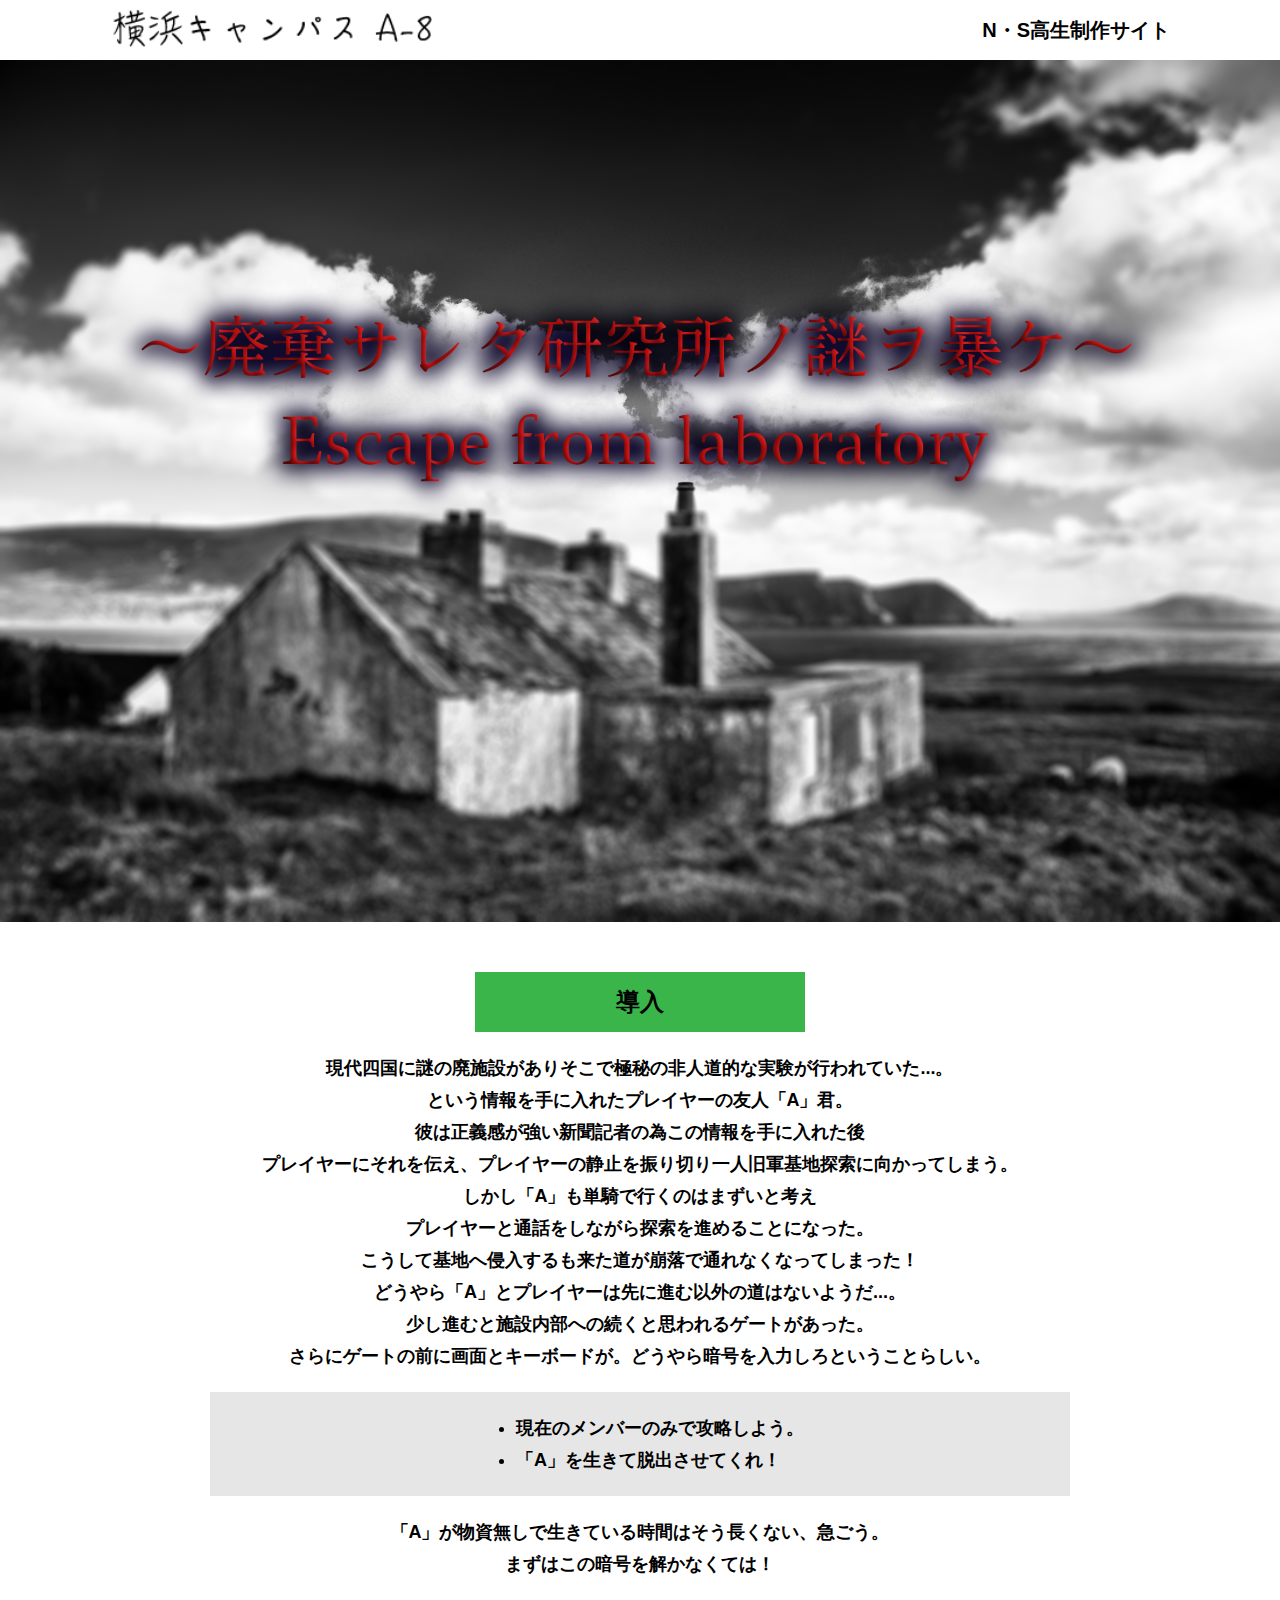
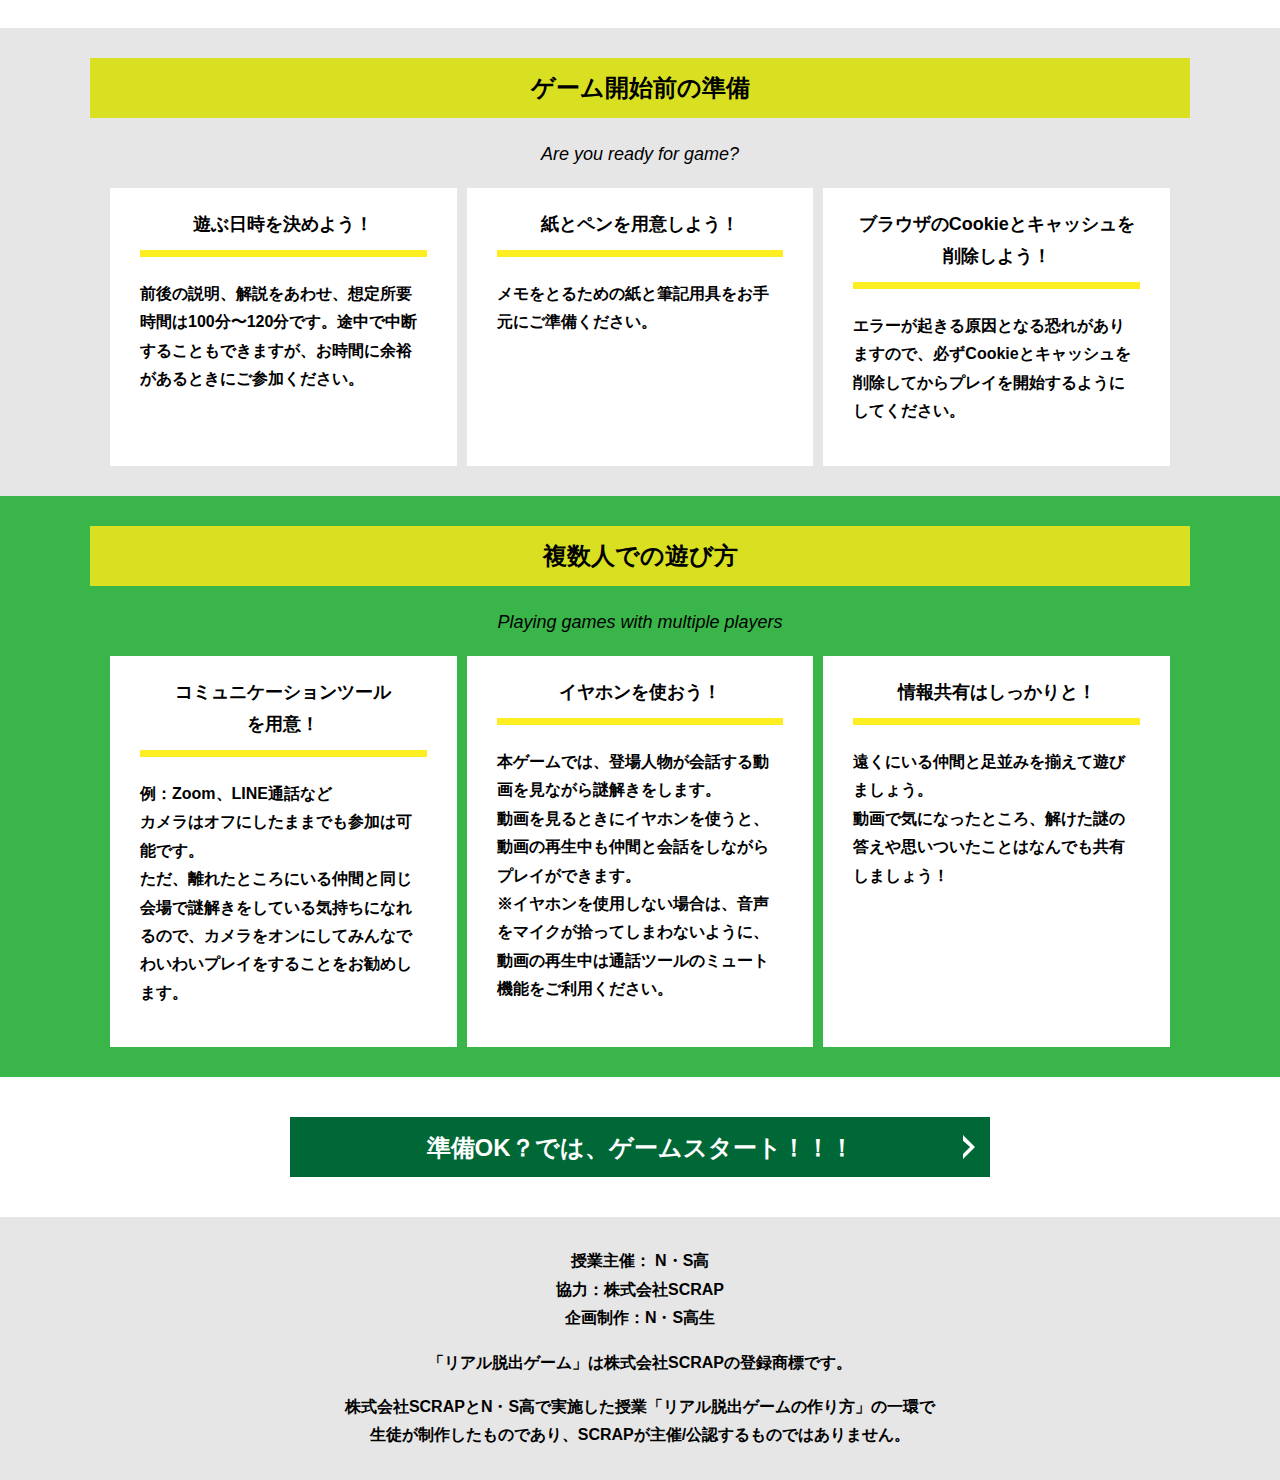
<file: index.html>
<!DOCTYPE html>
<html lang="ja">
<head>
  <meta charset="UTF-8">
  <meta http-equiv="X-UA-Compatible" content="IE=edge">
  <meta name="viewport" content="width=device-width, initial-scale=1.0">
  <title>〜廃棄サレタ研究所ノ謎ヲ暴ケ〜 │ Project N</title>
  <link rel="stylesheet" href="assets/css/normalize.css">
  <link rel="stylesheet" href="assets/css/style.css">
</head>
<body>
  <svg width="0" height="0" class="hidden">
    <symbol xmlns="http://www.w3.org/2000/svg" viewBox="0 0 12.47 24.94" id="arrow" class="arrow_svg">
      <title>arrow</title>
      <polygon points="0 24.94 0 19.66 7.35 12.47 0 5.92 0 0 12.47 12.47 0 24.94"/>
    </symbol>
  </svg>
  <header class="header">
    <div class="container">
      <div class="header__logo"><img src="assets/images/rogo1.png" alt="チームロゴ"></div>
      <div class="header__name">N・S高生制作サイト</div>
    </div>
  </header>
  <main class="main index-page">
    <!-- タイトルエリア　ここから -->
    <h1 class="main-title"><img src="assets/images/haikei.png" alt="Presented by SCRAP×N・S高リアル脱出ゲーム制作PJ 〜廃棄サレタ研究所ノ謎ヲ暴ケ〜"></h1>
    <!-- タイトルエリア　ここまで -->
    <section class="section section--story">
      <div class="container">
        <h2 class="section-title section-title--keycolor section-title--story">導入</h2>
        <div class="story">
          <p class="text-center">現代四国に謎の廃施設がありそこで極秘の非人道的な実験が行われていた...。<br>
            という情報を手に入れたプレイヤーの友人「A」君。<br>
            彼は正義感が強い新聞記者の為この情報を手に入れた後<br>
            プレイヤーにそれを伝え、プレイヤーの静止を振り切り一人旧軍基地探索に向かってしまう。<br>
            しかし「A」も単騎で行くのはまずいと考え<br>
            プレイヤーと通話をしながら探索を進めることになった。<br>
            こうして基地へ侵入するも来た道が崩落で通れなくなってしまった！<br>
            どうやら「A」とプレイヤーは先に進む以外の道はないようだ...。<br>
            少し進むと施設内部への続くと思われるゲートがあった。<br>
            さらにゲートの前に画面とキーボードが。どうやら暗号を入力しろということらしい。</p>
          <div class="story__note__outer bg-color--gray">
            <ul class="story__note">
              <li>現在のメンバーのみで攻略しよう。</li>
              <li>「A」を生きて脱出させてくれ！</li>
            </ul>
          </div>
          <p class="text-center">「A」が物資無しで生きている時間はそう長くない、急ごう。<br>
            まずはこの暗号を解かなくては！</p>
        </div>
      </div>
    </section>
    <section class="section bg-color--gray">
      <div class="container">
        <h2 class="section-title">ゲーム開始前の準備</h2>
        <p class="font-eng text-center">Are you ready for game?</p>
        <!--
          class名"row"内のclass名"column"が横並びになります。
          改行する場合は以下のように追加してください。
          <div class="row">
            <div class="column">
              ～ 内容 ～
            </div>
          </div>
        -->
        <div class="row">
          <div class="column">
            <div class="card">
              <h3 class="card__title">遊ぶ日時を決めよう！</h3>
              <p class="card__content">前後の説明、解説をあわせ、想定所要時間は100分〜120分です。途中で中断することもできますが、お時間に余裕があるときにご参加ください。</p>
            </div>
          </div>
          <div class="column">
            <div class="card">
              <h3 class="card__title">紙とペンを用意しよう！</h3>
              <p class="card__content">メモをとるための紙と筆記用具をお手元にご準備ください。</p>
            </div>
          </div>
          <div class="column">
            <div class="card">
              <h3 class="card__title">ブラウザのCookieとキャッシュを<br>削除しよう！</h3>
              <p class="card__content">エラーが起きる原因となる恐れがありますので、必ずCookieとキャッシュを削除してからプレイを開始するようにしてください。</p>
            </div>
          </div>
        </div>
      </div>
    </section>
    <section class="section bg-color--keycolor">
      <div class="container">
        <h2 class="section-title">複数人での遊び方</h2>
        <p class="font-eng text-center">Playing games with multiple players</p>
        <div class="row">
          <div class="column">
            <div class="card">
              <h3 class="card__title">コミュニケーションツール<br>を用意！</h3>
              <p class="card__content">例：Zoom、LINE通話など<br>
                カメラはオフにしたままでも参加は可能です。<br>
                ただ、離れたところにいる仲間と同じ会場で謎解きをしている気持ちになれるので、カメラをオンにしてみんなでわいわいプレイをすることをお勧めします。</p>
            </div>
          </div>
          <div class="column">
            <div class="card">
              <h3 class="card__title">イヤホンを使おう！</h3>
              <p class="card__content">本ゲームでは、登場人物が会話する動画を見ながら謎解きをします。<br>
                動画を見るときにイヤホンを使うと、動画の再生中も仲間と会話をしながらプレイができます。<br>
                ※イヤホンを使用しない場合は、音声をマイクが拾ってしまわないように、動画の再生中は通話ツールのミュート機能をご利用ください。</p>
            </div>
          </div>
          <div class="column">
            <div class="card">
              <h3 class="card__title">情報共有はしっかりと！</h3>
              <p class="card__content">遠くにいる仲間と足並みを揃えて遊びましょう。<br>
                動画で気になったところ、解けた謎の答えや思いついたことはなんでも共有しましょう！</p>
            </div>
          </div>
        </div>
      </div>
    </section>
    <section class="section">
      <div class="container">
        <a class="btn" href="main.html">準備OK？では、ゲームスタート！！！<svg class="btn__arrow"><use xlink:href="#arrow"></use></svg></a>
      </div>
    </section>
  </main>
  <footer class="footer section bg-color--gray">
    <div class="container">
      <p class="text-center">授業主催： N・S高<br>協力：株式会社SCRAP<br>企画制作：N・S高生</p>
      <p class="text-center">「リアル脱出ゲーム」は株式会社SCRAPの登録商標です。</p>
      <p class="text-center">株式会社SCRAPとN・S高で実施した授業「リアル脱出ゲームの作り方」の一環で<br>生徒が制作したものであり、SCRAPが主催/公認するものではありません。</p>
    </div>
  </footer>
</body>
</html>
</file>
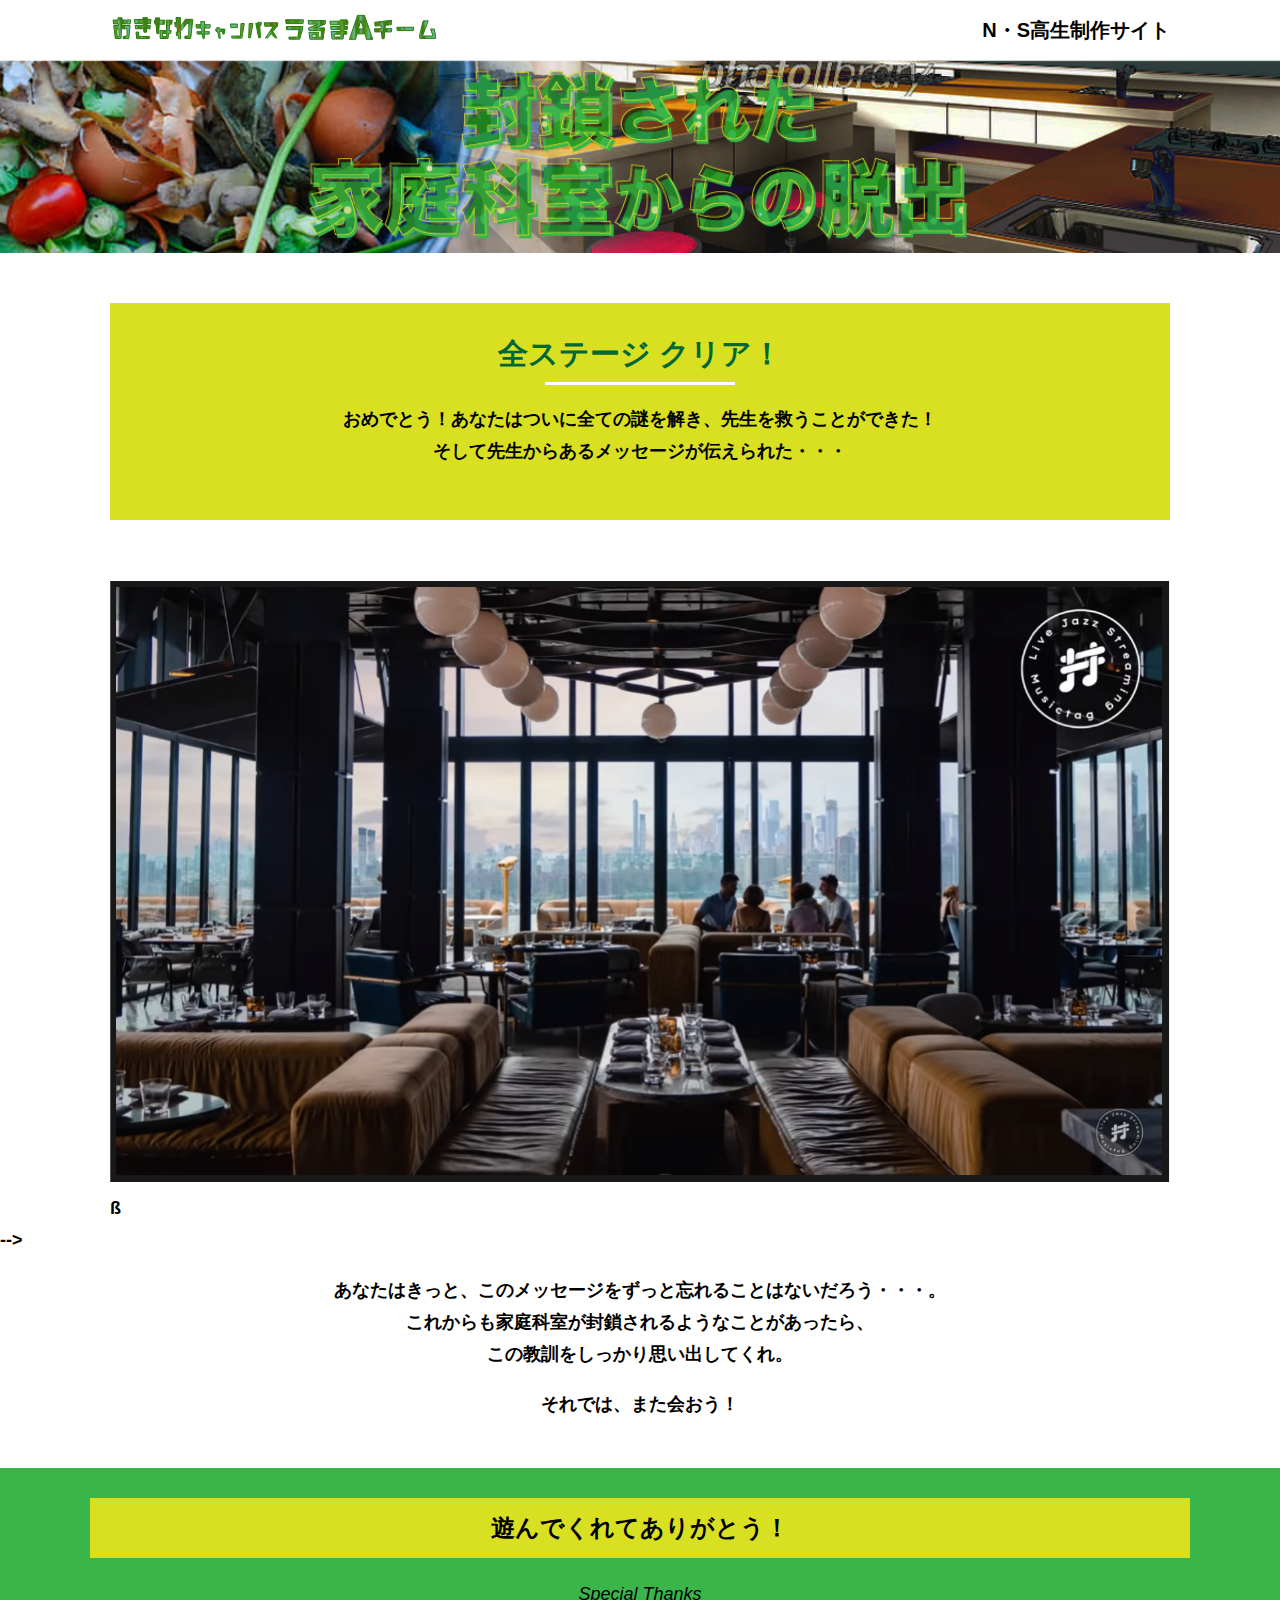
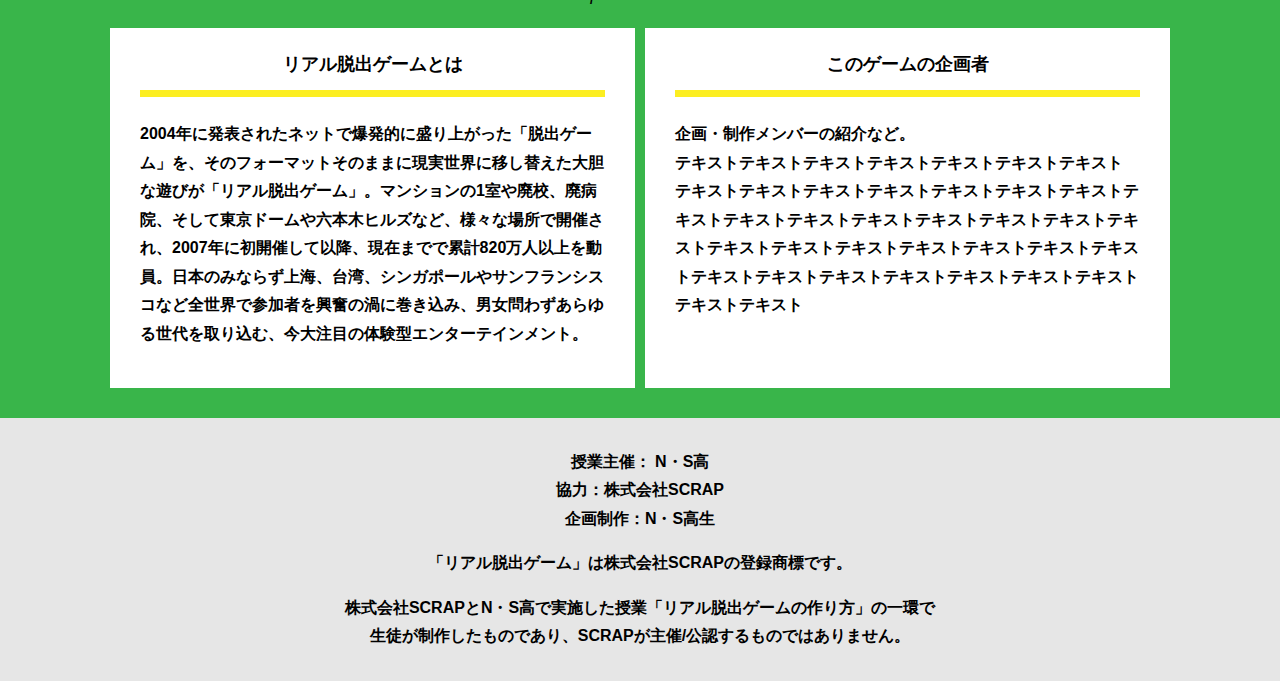
<file: final.html>
<!DOCTYPE html>
<html lang="ja">
<head>
  <meta charset="UTF-8">
  <meta http-equiv="X-UA-Compatible" content="IE=edge">
  <meta name="viewport" content="width=device-width, initial-scale=1.0">
  <title>封鎖された家庭科室からの脱出 │ Project N</title>
  <link rel="stylesheet" href="assets/css/normalize.css">
  <link rel="stylesheet" href="assets/css/style.css">
</head>
<body>
  <header class="header">
    <div class="container">
      <div class="header__logo"><img src="assets/images/logo.svg" alt="チームロゴ"></div>
      <div class="header__name">N・S高生制作サイト</div>
    </div>
  </header>
  <main class="main final-page">
    <!-- タイトルエリア　ここから -->
    <h1 class="main-title"><img src="assets/images/main-image.png" alt="封鎖された家庭科室からの脱出"></h1>
    <!-- タイトルエリア　ここまで -->
    <section class="section">
      <div class="container">
        <div class="box bg-color--subcolor">
          <h2 class="section-title--border">全ステージ クリア！</h2>
          <p class="text-center">おめでとう！あなたはついに全ての謎を解き、先生を救うことができた！<br>
            そして先生からあるメッセージが伝えられた・・・</p>
        </div>
      </div>
    </section>
    <section class="section">
      <div class="container">
          <figure class="image__container">
             <img src="assets/images/stage.png" alt="">
          </figure>

<!--  YouTube貼り付け
            <div class="youtube__container">
              <div class="youtube">
                <iframe width="560" height="315" src="https://www.youtube.com/embed/IRyJe-0Uie0?controls=0" title="YouTube video player" frameborder="0" allow="accelerometer; autoplay; clipboard-write; encrypted-media; gyroscope; picture-in-picture" allowfullscreen></iframe>
              </div>
            </div>
Youtube貼り付けここまで-->
          ß
      </div>
         -->
        <p class="text-center">あなたはきっと、このメッセージをずっと忘れることはないだろう・・・。<br>
          これからも家庭科室が封鎖されるようなことがあったら、<br>
          この教訓をしっかり思い出してくれ。</p>
        <p class="text-center">それでは、また会おう！</p>
      </div>
    </section>
    <section class="section bg-color--keycolor">
      <div class="container">
        <h2 class="section-title">遊んでくれてありがとう！</h2>
        <p class="font-eng text-center">Special Thanks</p>
        <div class="row">
          <div class="column">
            <div class="card">
              <h3 class="card__title">リアル脱出ゲームとは</h3>
              <p class="card__content">2004年に発表されたネットで爆発的に盛り上がった「脱出ゲーム」を、そのフォーマットそのままに現実世界に移し替えた大胆な遊びが「リアル脱出ゲーム」。マンションの1室や廃校、廃病院、そして東京ドームや六本木ヒルズなど、様々な場所で開催され、2007年に初開催して以降、現在までで累計820万人以上を動員。日本のみならず上海、台湾、シンガポールやサンフランシスコなど全世界で参加者を興奮の渦に巻き込み、男女問わずあらゆる世代を取り込む、今大注目の体験型エンターテインメント。</p>
            </div>
          </div>
          <div class="column">
            <div class="card">
              <h3 class="card__title">このゲームの企画者</h3>
              <p class="card__content">企画・制作メンバーの紹介など。<br>
                テキストテキストテキストテキストテキストテキストテキスト<br>
                テキストテキストテキストテキストテキストテキストテキストテキストテキストテキストテキストテキストテキストテキストテキストテキストテキストテキストテキストテキストテキストテキストテキストテキストテキストテキストテキストテキストテキストテキストテキスト</p>
            </div>
          </div>
        </div>
      </div>
    </section>
  </main>
  <footer class="footer section bg-color--gray">
    <div class="container">
        <p class="text-center">授業主催： N・S高<br>協力：株式会社SCRAP<br>企画制作：N・S高生</p>
        <p class="text-center">「リアル脱出ゲーム」は株式会社SCRAPの登録商標です。</p>
        <p class="text-center">株式会社SCRAPとN・S高で実施した授業「リアル脱出ゲームの作り方」の一環で<br>生徒が制作したものであり、SCRAPが主催/公認するものではありません。</p>
    </div>
  </footer>
</body>
</html>
</file>
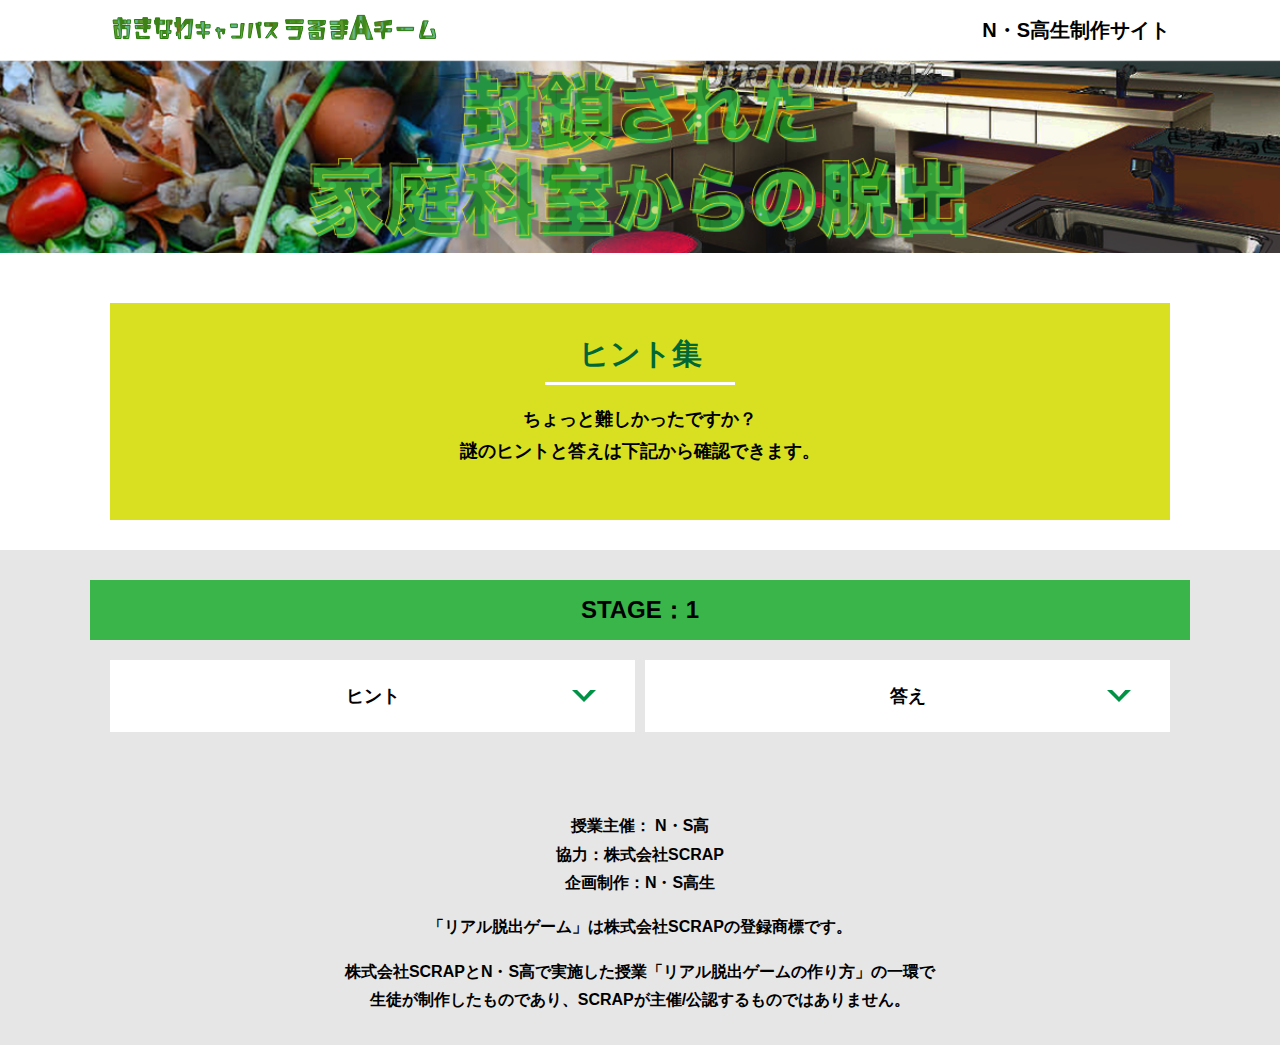
<file: hint1.html>
<!DOCTYPE html>
<html lang="ja">
<head>
  <meta charset="UTF-8">
  <meta http-equiv="X-UA-Compatible" content="IE=edge">
  <meta name="viewport" content="width=device-width, initial-scale=1.0">
  <title>ヒント │ 封鎖された家庭科室からの脱出 │ Project N</title>
  <link rel="stylesheet" href="assets/css/normalize.css">
  <link rel="stylesheet" href="assets/css/style.css">
</head>
<body>
  <svg width="0" height="0" class="hidden">
    <symbol xmlns="http://www.w3.org/2000/svg" viewBox="0 0 12.47 24.94" id="arrow" class="arrow_svg">
      <title>arrow</title>
      <polygon points="0 24.94 0 19.66 7.35 12.47 0 5.92 0 0 12.47 12.47 0 24.94"/>
    </symbol>
  </svg>
  <header class="header">
    <div class="container">
      <div class="header__logo"><img src="assets/images/logo.svg" alt="チームロゴ"></div>
      <div class="header__name">N・S高生制作サイト</div>
    </div>
  </header>
  <main class="main hint-page">
    <!-- タイトルエリア　ここから -->
    <h1 class="main-title"><img src="assets/images/main-image.png" alt="封鎖された家庭科室からの脱出"></h1>
    <!-- タイトルエリア　ここまで -->
    <section class="section">
      <div class="container">
        <div class="box bg-color--subcolor">
          <h2 class="section-title--border">ヒント集</h2>
          <p class="text-center">ちょっと難しかったですか？<br>
            謎のヒントと答えは下記から確認できます。</p>
        </div>
      </div>
    </section>
    <!-- STAGE1ヒント　ここから -->
    <section id="stage1" class="section bg-color--gray">
      <div class="container">
        <h2 class="section-title section-title--keycolor">STAGE：1</h2>
        <div class="row">
          <div class="column">
            <div class="card">
              <h3 class="card__title">ヒント<svg class="card__arrow"><use xlink:href="#arrow"></use></svg></h3>
              <p class="card__content">時計</p>
            </div>
          </div>
          <div class="column">
            <div class="card">
              <h3 class="card__title">答え<svg class="card__arrow"><use xlink:href="#arrow"></use></svg></h3>
              <p class="card__content">5</p>
            </div>
          </div>
        </div>
      </div>
    </section>
    <!-- STAGE1ヒント　ここまで -->
  </main>
  <footer class="footer section bg-color--gray">
    <div class="container">
        <p class="text-center">授業主催： N・S高<br>協力：株式会社SCRAP<br>企画制作：N・S高生</p>
        <p class="text-center">「リアル脱出ゲーム」は株式会社SCRAPの登録商標です。</p>
        <p class="text-center">株式会社SCRAPとN・S高で実施した授業「リアル脱出ゲームの作り方」の一環で<br>生徒が制作したものであり、SCRAPが主催/公認するものではありません。</p>
    </div>
  </footer>
  <script src="assets/js/hint.js"></script>
</body>
</html>
</file>
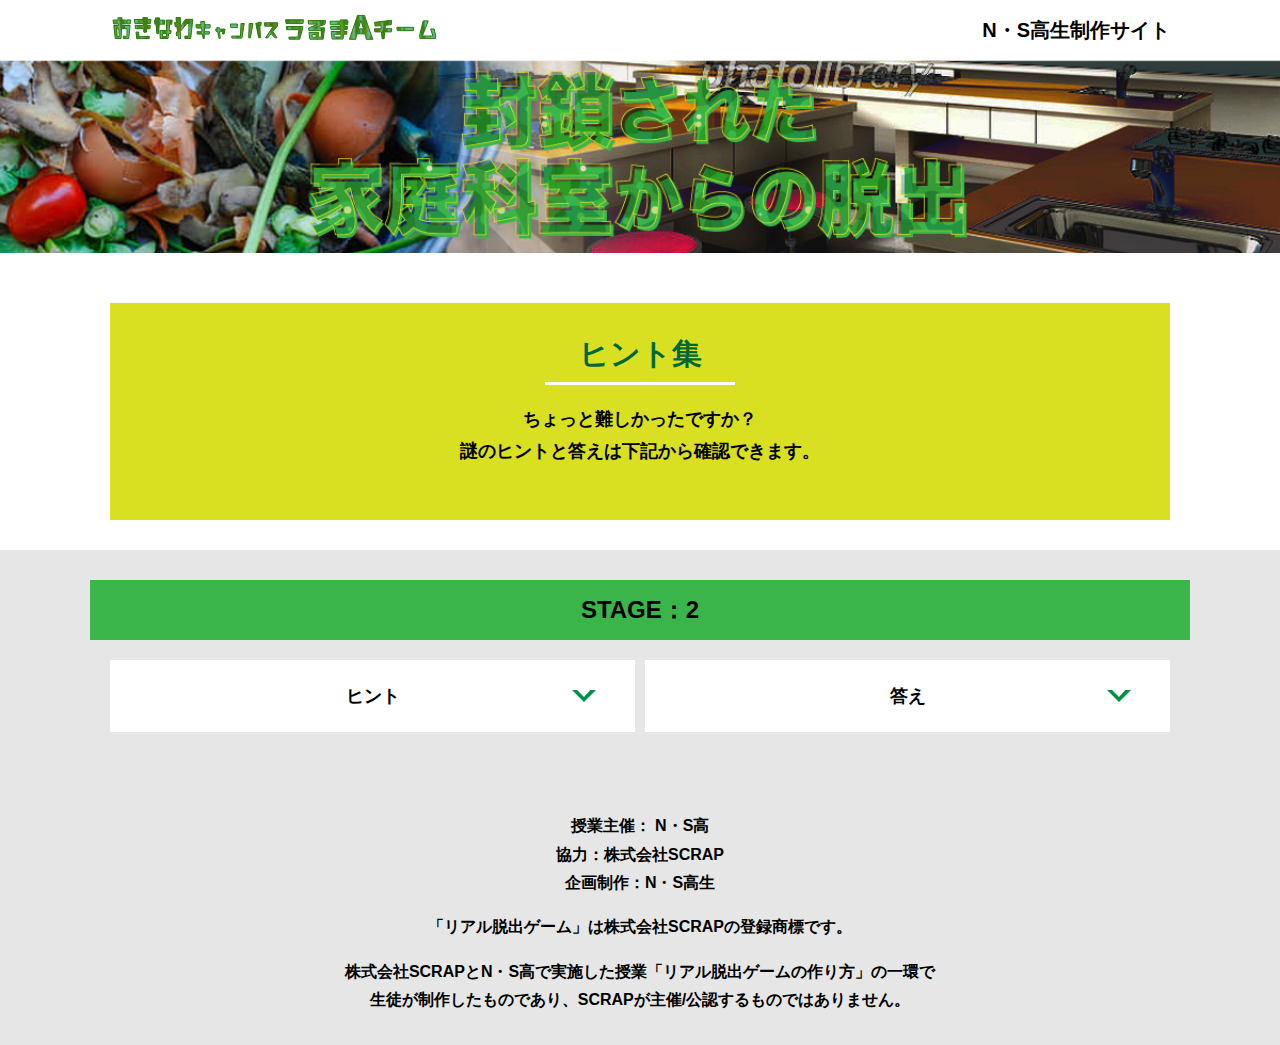
<file: hint2.html>
<!DOCTYPE html>
<html lang="ja">
<head>
  <meta charset="UTF-8">
  <meta http-equiv="X-UA-Compatible" content="IE=edge">
  <meta name="viewport" content="width=device-width, initial-scale=1.0">
  <title>ヒント │ 封鎖された家庭科室からの脱出 │ Project N</title>
  <link rel="stylesheet" href="assets/css/normalize.css">
  <link rel="stylesheet" href="assets/css/style.css">
</head>
<body>
  <svg width="0" height="0" class="hidden">
    <symbol xmlns="http://www.w3.org/2000/svg" viewBox="0 0 12.47 24.94" id="arrow" class="arrow_svg">
      <title>arrow</title>
      <polygon points="0 24.94 0 19.66 7.35 12.47 0 5.92 0 0 12.47 12.47 0 24.94"/>
    </symbol>
  </svg>
  <header class="header">
    <div class="container">
      <div class="header__logo"><img src="assets/images/logo.svg" alt="チームロゴ"></div>
      <div class="header__name">N・S高生制作サイト</div>
    </div>
  </header>
  <main class="main hint-page">
    <!-- タイトルエリア　ここから -->
    <h1 class="main-title"><img src="assets/images/main-image.png" alt="封鎖された家庭科室からの脱出"></h1>
    <!-- タイトルエリア　ここまで -->
    <section class="section">
      <div class="container">
        <div class="box bg-color--subcolor">
          <h2 class="section-title--border">ヒント集</h2>
          <p class="text-center">ちょっと難しかったですか？<br>
            謎のヒントと答えは下記から確認できます。</p>
        </div>
      </div>
    </section>
    <!-- STAGE2ヒント　ここから -->
    <section id="stage2" class="section bg-color--gray">
      <div class="container">
        <h2 class="section-title section-title--keycolor">STAGE：2</h2>
        <div class="row">
          <div class="column">
            <div class="card">
              <h3 class="card__title">ヒント<svg class="card__arrow"><use xlink:href="#arrow"></use></svg></h3>
              <p class="card__content">テキストテキストテキストテキストテキスト</p>
            </div>
              
 <!-- 2-2ヒント追加
            <div class="card">
              <h3 class="card__title">2-2ヒント<svg class="card__arrow"><use xlink:href="#arrow"></use></svg></h3>
              <p class="card__content">テキストテキストテキストテキストテキストテキストテキストテキストテキストテキスト</p>
            </div>
2-2ヒント追加ここまで -->

 <!-- 2-3ヒント追加
        　　 <div class="card">
              <h3 class="card__title">2-3ヒント<svg class="card__arrow"><use xlink:href="#arrow"></use></svg></h3>
              <p class="card__content">テキストテキストテキストテキストテキストテキストテキストテキストテキストテキスト</p>
            </div>
2-3ヒント追加ここまで -->
              
          </div>
          <div class="column">
            <div class="card">
              <h3 class="card__title">答え<svg class="card__arrow"><use xlink:href="#arrow"></use></svg></h3>
              <p class="card__content">いいい</p>
            </div>
              
<!-- 2-2答え追加
            <div class="card">
              <h3 class="card__title">2-2答え<svg class="card__arrow"><use xlink:href="#arrow"></use></svg></h3>
              <p class="card__content">ううう</p>
            </div>
2-2答え追加ここまで -->
              
<!-- 2-3答え追加          
            <div class="card">
              <h3 class="card__title">2-3答え<svg class="card__arrow"><use xlink:href="#arrow"></use></svg></h3>
              <p class="card__content">ううう</p>
            </div>
2-3答え追加ここまで -->
              
          </div>
        </div>
      </div>
    </section>
    <!-- STAGE2ヒント　ここまで -->
  </main>
  <footer class="footer section bg-color--gray">
    <div class="container">
        <p class="text-center">授業主催： N・S高<br>協力：株式会社SCRAP<br>企画制作：N・S高生</p>
        <p class="text-center">「リアル脱出ゲーム」は株式会社SCRAPの登録商標です。</p>
        <p class="text-center">株式会社SCRAPとN・S高で実施した授業「リアル脱出ゲームの作り方」の一環で<br>生徒が制作したものであり、SCRAPが主催/公認するものではありません。</p>
    </div>
  </footer>
  <script src="assets/js/hint.js"></script>
</body>
</html>
</file>
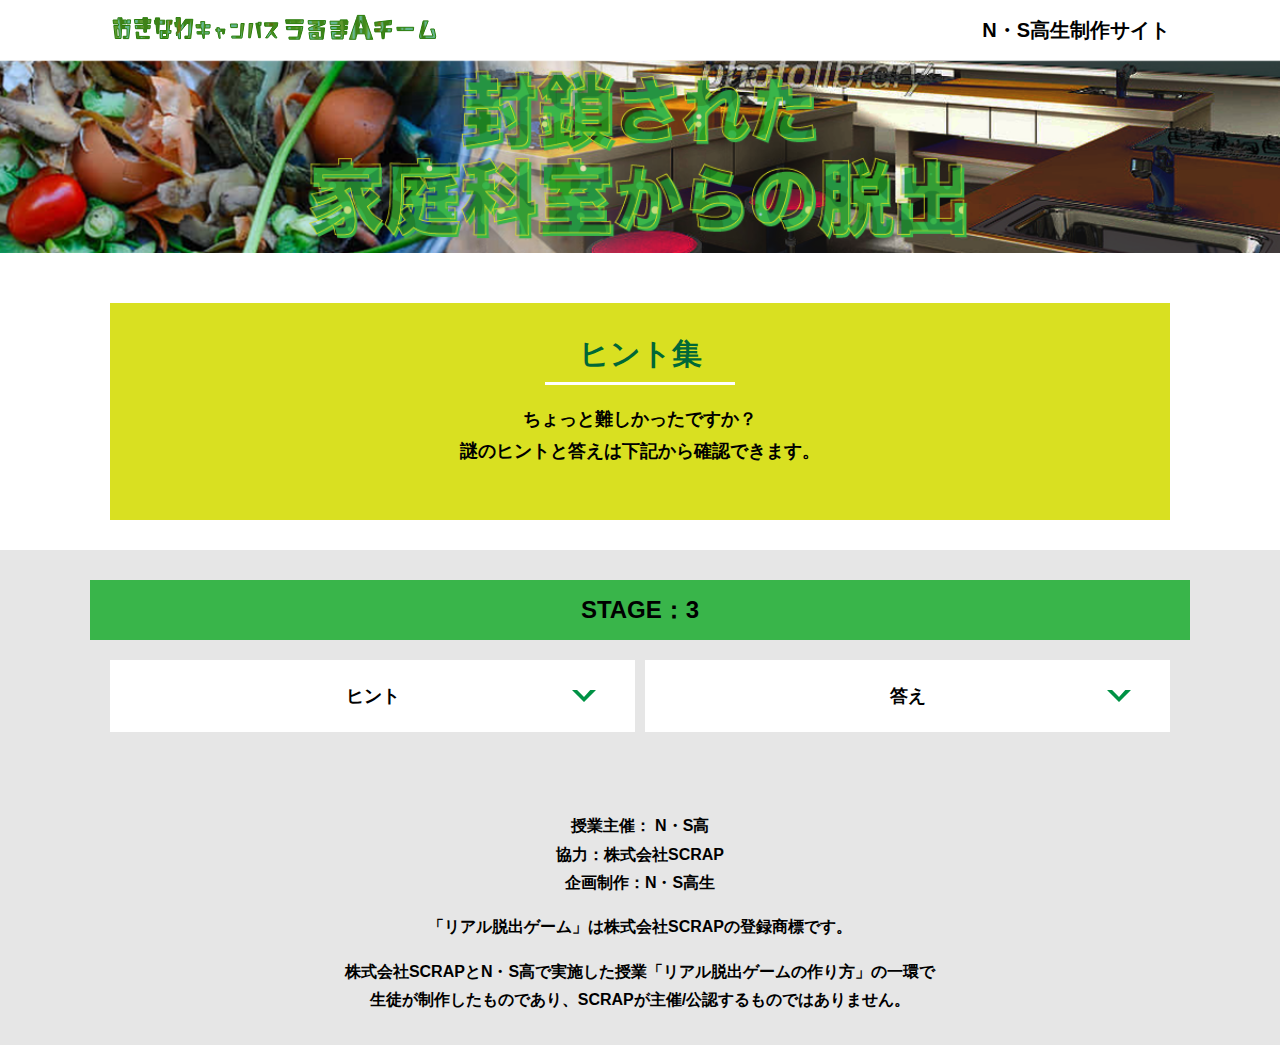
<file: hint3.html>
<!DOCTYPE html>
<html lang="ja">
<head>
  <meta charset="UTF-8">
  <meta http-equiv="X-UA-Compatible" content="IE=edge">
  <meta name="viewport" content="width=device-width, initial-scale=1.0">
  <title>ヒント │ 封鎖された家庭科室からの脱出 │ Project N</title>
  <link rel="stylesheet" href="assets/css/normalize.css">
  <link rel="stylesheet" href="assets/css/style.css">
</head>
<body>
  <svg width="0" height="0" class="hidden">
    <symbol xmlns="http://www.w3.org/2000/svg" viewBox="0 0 12.47 24.94" id="arrow" class="arrow_svg">
      <title>arrow</title>
      <polygon points="0 24.94 0 19.66 7.35 12.47 0 5.92 0 0 12.47 12.47 0 24.94"/>
    </symbol>
  </svg>
  <header class="header">
    <div class="container">
      <div class="header__logo"><img src="assets/images/logo.svg" alt="チームロゴ"></div>
      <div class="header__name">N・S高生制作サイト</div>
    </div>
  </header>
  <main class="main hint-page">
    <!-- タイトルエリア　ここから -->
    <h1 class="main-title"><img src="assets/images/main-image.png" alt="封鎖された家庭科室からの脱出"></h1>
    <!-- タイトルエリア　ここまで -->
    <section class="section">
      <div class="container">
        <div class="box bg-color--subcolor">
          <h2 class="section-title--border">ヒント集</h2>
          <p class="text-center">ちょっと難しかったですか？<br>
            謎のヒントと答えは下記から確認できます。</p>
        </div>
      </div>
    </section>
    <!-- STAGE3ヒント　ここから -->
    <section id="stage3" class="section bg-color--gray">
      <div class="container">
        <h2 class="section-title section-title--keycolor">STAGE：3</h2>
        <div class="row">
          <div class="column">
            <div class="card">
              <h3 class="card__title">ヒント<svg class="card__arrow"><use xlink:href="#arrow"></use></svg></h3>
              <p class="card__content">テキストテキストテキストテキストテキスト</p>
            </div>
              
 <!-- 3-2ヒント追加
            <div class="card">
              <h3 class="card__title">3-2ヒント<svg class="card__arrow"><use xlink:href="#arrow"></use></svg></h3>
              <p class="card__content">テキストテキストテキストテキストテキストテキストテキストテキストテキストテキスト</p>
            </div>
3-2ヒント追加ここまで -->

 <!-- 3-3ヒント追加
        　　 <div class="card">
              <h3 class="card__title">3-3ヒント<svg class="card__arrow"><use xlink:href="#arrow"></use></svg></h3>
              <p class="card__content">テキストテキストテキストテキストテキストテキストテキストテキストテキストテキスト</p>
            </div>
3-3ヒント追加ここまで -->
              
          </div>
          <div class="column">
            <div class="card">
              <h3 class="card__title">答え<svg class="card__arrow"><use xlink:href="#arrow"></use></svg></h3>
              <p class="card__content">えええ</p>
            </div>

 <!-- 3-2答え追加
            <div class="card">
              <h3 class="card__title">3-2答え<svg class="card__arrow"><use xlink:href="#arrow"></use></svg></h3>
              <p class="card__content">ううう</p>
            </div>
3-2答え追加ここまで -->
              
<!-- 3-3答え追加          
            <div class="card">
              <h3 class="card__title">2-3答え<svg class="card__arrow"><use xlink:href="#arrow"></use></svg></h3>
              <p class="card__content">ううう</p>
            </div>
3-3答え追加ここまで -->
              
          </div>
        </div>
      </div>
    </section>
    <!-- STAGE3ヒント　ここまで -->
  </main>
  <footer class="footer section bg-color--gray">
    <div class="container">
        <p class="text-center">授業主催： N・S高<br>協力：株式会社SCRAP<br>企画制作：N・S高生</p>
        <p class="text-center">「リアル脱出ゲーム」は株式会社SCRAPの登録商標です。</p>
        <p class="text-center">株式会社SCRAPとN・S高で実施した授業「リアル脱出ゲームの作り方」の一環で<br>生徒が制作したものであり、SCRAPが主催/公認するものではありません。</p>
    </div>
  </footer>
  <script src="assets/js/hint.js"></script>
</body>
</html>
</file>
<file: assets/css/style.css>
@charset "UTF-8";
/****************************
 * 共通CSSのテンプレートです。
*****************************/
*,
*::before,
*::after {
  -webkit-box-sizing: border-box;
          box-sizing: border-box;
}

html {
  font-size: 18px;
  -webkit-box-sizing: border-box;
          box-sizing: border-box;
}

body {
  overflow-x: hidden;
  font-family: "游ゴシック体", "Yu Gothic", YuGothic, "ヒラギノ角ゴ Pro", "Hiragino Kaku Gothic Pro", "メイリオ", "Meiryo", sans-serif;
  font-size: 18px;
  line-height: 1.77778;
  font-weight: bold;
  text-decoration: none;
  border: none;
  list-style: none;
  color: #000;
  margin: 0;
}

img {
  width: 100%;
}

figure {
  margin: 0;
}

figcaption {
  margin-top: 30px;
  font-size: 14px;
}

@media screen and (max-width: 767px) {
  figcaption {
    font-size: 13px;
  }
}

input[type=text] {
  font-size: 18px;
  border: none;
  padding: 25px 35px;
  display: block;
  margin: 0 auto;
  max-width: 580px;
  width: 100%;
}

::-webkit-input-placeholder {
  color: #999;
}

:-ms-input-placeholder {
  color: #999;
}

::-ms-input-placeholder {
  color: #999;
}

::placeholder {
  color: #999;
}

button {
  cursor: pointer;
  display: block;
  border: none;
  margin: 0 auto;
  background-color: #006837;
  color: #fff;
  width: 287px;
  height: 55px;
}

/*******************
* Layout
*******************/
.section {
  padding-top: 30px;
  padding-bottom: 30px;
}

.section--clear {
  /* ステージクリア画面 */
  position: fixed;
  display: none;
  /* 読み込み時に一瞬表示されるのを防ぐ */
  -webkit-box-pack: center;
      -ms-flex-pack: center;
          justify-content: center;
  -webkit-box-align: center;
      -ms-flex-align: center;
          align-items: center;
  top: 0;
  bottom: 0;
  left: 0;
  right: 0;
  z-index: 200;
}

.section--clear.isClear {
  display: -webkit-box;
  display: -ms-flexbox;
  display: flex;
}

.container {
  width: 1100px;
  padding-left: 20px;
  padding-right: 20px;
  margin: 0 auto;
}

@media screen and (max-width: 1100px) {
  .container {
    width: calc(100% - 40px);
  }
}

.row {
  display: -webkit-box;
  display: -ms-flexbox;
  display: flex;
  -ms-flex-line-pack: stretch;
      align-content: stretch;
  gap: 10px;
}

.row + .row {
  margin-top: 20px;
}

.column {
  width: 100%;
}

.card {
  background-color: #fff;
  margin-bottom: 20px;
  height: 100%;
}

.card__title {
  font-size: 18px;
  text-align: center;
  margin: 0;
  padding: 20px 30px;
  position: relative;
  cursor: pointer;
}

.card__content {
  -webkit-transition: all 0.3s;
  transition: all 0.3s;
  font-size: 16px;
  padding: 20px 30px;
  margin: 0;
  position: relative;
}

.card__content::before {
  display: block;
  content: '';
  width: calc(100% - 60px);
  height: 7px;
  background-color: #fcee21;
  position: absolute;
  top: -10px;
  left: 30px;
}

.hint-page .card {
  height: auto;
}

.hint-page .card__content {
  display: none;
  text-align: center;
}

.hint-page .card__arrow {
  position: absolute;
  top: calc(50% - 12px);
  right: 45px;
  -webkit-transform: rotate(90deg);
          transform: rotate(90deg);
  -webkit-transition: all 0.3s;
  transition: all 0.3s;
  fill: #009245;
  width: 12px;
  height: 24px;
}

.hint-page .card.is-open .card__content {
  display: block;
}

.hint-page .card.is-open .card__arrow {
  -webkit-transform: rotate(-90deg);
          transform: rotate(-90deg);
}

.box {
  padding: 35px 30px;
}

.youtube {
  position: relative;
  width: 100%;
  padding-top: 56.25%;
}

.youtube iframe {
  position: absolute;
  top: 0;
  left: 0;
  width: 100%;
  height: 100%;
}

.youtube__container {
  max-width: 800px;
  margin: 0 auto;
}

/*********************
* Color
*********************/
.bg-color--keycolor {
  background-color: #39b54a;
}

.bg-color--subcolor {
  background-color: #d9e021;
}

.bg-color--gray {
  background-color: #e6e6e6;
}

/*********************
* title
**********************/
.main-title {
  margin: 0;
}

.sub-title {
  text-align: center;
  font-size: 18px;
  line-height: 1.66667;
}

.sub-title__bg {
  background-color: #fcee21;
  padding-left: 1rem;
  padding-right: 1rem;
}

.section-title {
  font-size: 24px;
  line-height: 1.75;
  text-align: center;
  padding: 9px 20px;
  background-color: #d9e021;
  margin: 0 -20px 20px -20px;
}

.section-title__stage {
  display: inline-block;
  margin-right: 2rem;
}

.section-title--keycolorlight {
  background-color: #8cc63f;
}

.section-title--keycolorlight .section-title__stage {
  color: #fff;
}

.section-title--keycolor {
  background-color: #39b54a;
}

.section-title--story {
  width: 330px;
  margin: 0 auto 20px;
}

.section-title--border {
  position: relative;
  font-size: 30px;
  text-align: center;
  line-height: 1.06667;
  margin: 0;
  padding-bottom: 15px;
  color: #006837;
}

.section-title--border::after {
  position: absolute;
  bottom: 0;
  left: calc(50% - 95px);
  display: block;
  content: '';
  background-color: #fff;
  height: 2.6px;
  width: 190px;
}

/******************
* text
******************/
.font-eng {
  font-style: italic;
  font-weight: normal;
}

/*************************
* Button
*************************/
.btn {
  display: block;
  text-decoration: none;
  cursor: pointer;
  background-color: #006837;
  color: #fff;
  font-size: 24px;
  line-height: 1.54167;
  text-align: center;
  padding: 11.5px;
  width: calc(100% - 40px);
  max-width: 700px;
  margin: 10px auto;
  position: relative;
}

.btn:hover {
  opacity: 0.7;
}

.btn__arrow {
  position: absolute;
  top: calc(50% - 12px);
  right: 15px;
  fill: #fff;
  width: 12px;
  height: 24px;
}

/****************
* header
*****************/
.header {
  background-color: #fff;
  height: 60px;
}

.header .container {
  display: -webkit-box;
  display: -ms-flexbox;
  display: flex;
  -webkit-box-pack: justify;
      -ms-flex-pack: justify;
          justify-content: space-between;
  -webkit-box-align: center;
      -ms-flex-align: center;
          align-items: center;
  height: 100%;
}

.header__logo {
  width: 330px;
  height: 42px;
}

.header__name {
  font-size: 20px;
  line-height: 1.1;
}

.footer {
  font-size: 16px;
}

.footer p:first-child {
  margin-top: 0;
}

.footer p:last-child {
  margin-bottom: 0;
}

/********************
* main
********************/
.story__note {
  margin: 0;
}

.story__note__outer {
  width: 860px;
  display: -webkit-box;
  display: -ms-flexbox;
  display: flex;
  padding: 20px;
  margin: 20px auto;
  -webkit-box-pack: center;
      -ms-flex-pack: center;
          justify-content: center;
}

@media screen and (max-width: 940px) {
  .story__note__outer {
    width: 100%;
  }
}

.stage-column__container + .stage-column__container {
  border-top: 2px solid #fff;
}

.answer {
  font-size: 18px;
  margin-bottom: 20px;
  line-height: 80px;
  word-spacing: 20px;
}

.err-message {
  color: #c1272d;
  font-size: 18px;
  text-align: center;
}

.link-hint {
  text-align: center;
  display: block;
  margin-top: 20px;
}

.clear-message {
  background-color: #d9e021;
  padding: 30px 30px 60px;
  position: relative;
}

.clear-message__title {
  position: relative;
  display: block;
  text-align: center;
  color: #006837;
  font-size: 30px;
  padding-bottom: 10px;
  margin-bottom: 35px;
}

.clear-message__title::after {
  content: '';
  position: absolute;
  display: block;
  width: 183px;
  height: 2px;
  background-color: #fff;
  bottom: 0;
  left: calc(50% - (183px/2));
}

.clear-message__content {
  text-align: center;
}

.clear-message__btn {
  position: absolute;
  bottom: -30px;
  left: calc(50% - 144px);
  width: 288px;
  margin: 0;
}

/********************
* Utility
********************/
.text-center {
  text-align: center;
}

.text-left {
  text-align: left;
}

.text-right {
  text-align: right;
}

.hidden {
  display: none;
}
/*# sourceMappingURL=style.css.map */
</file>
